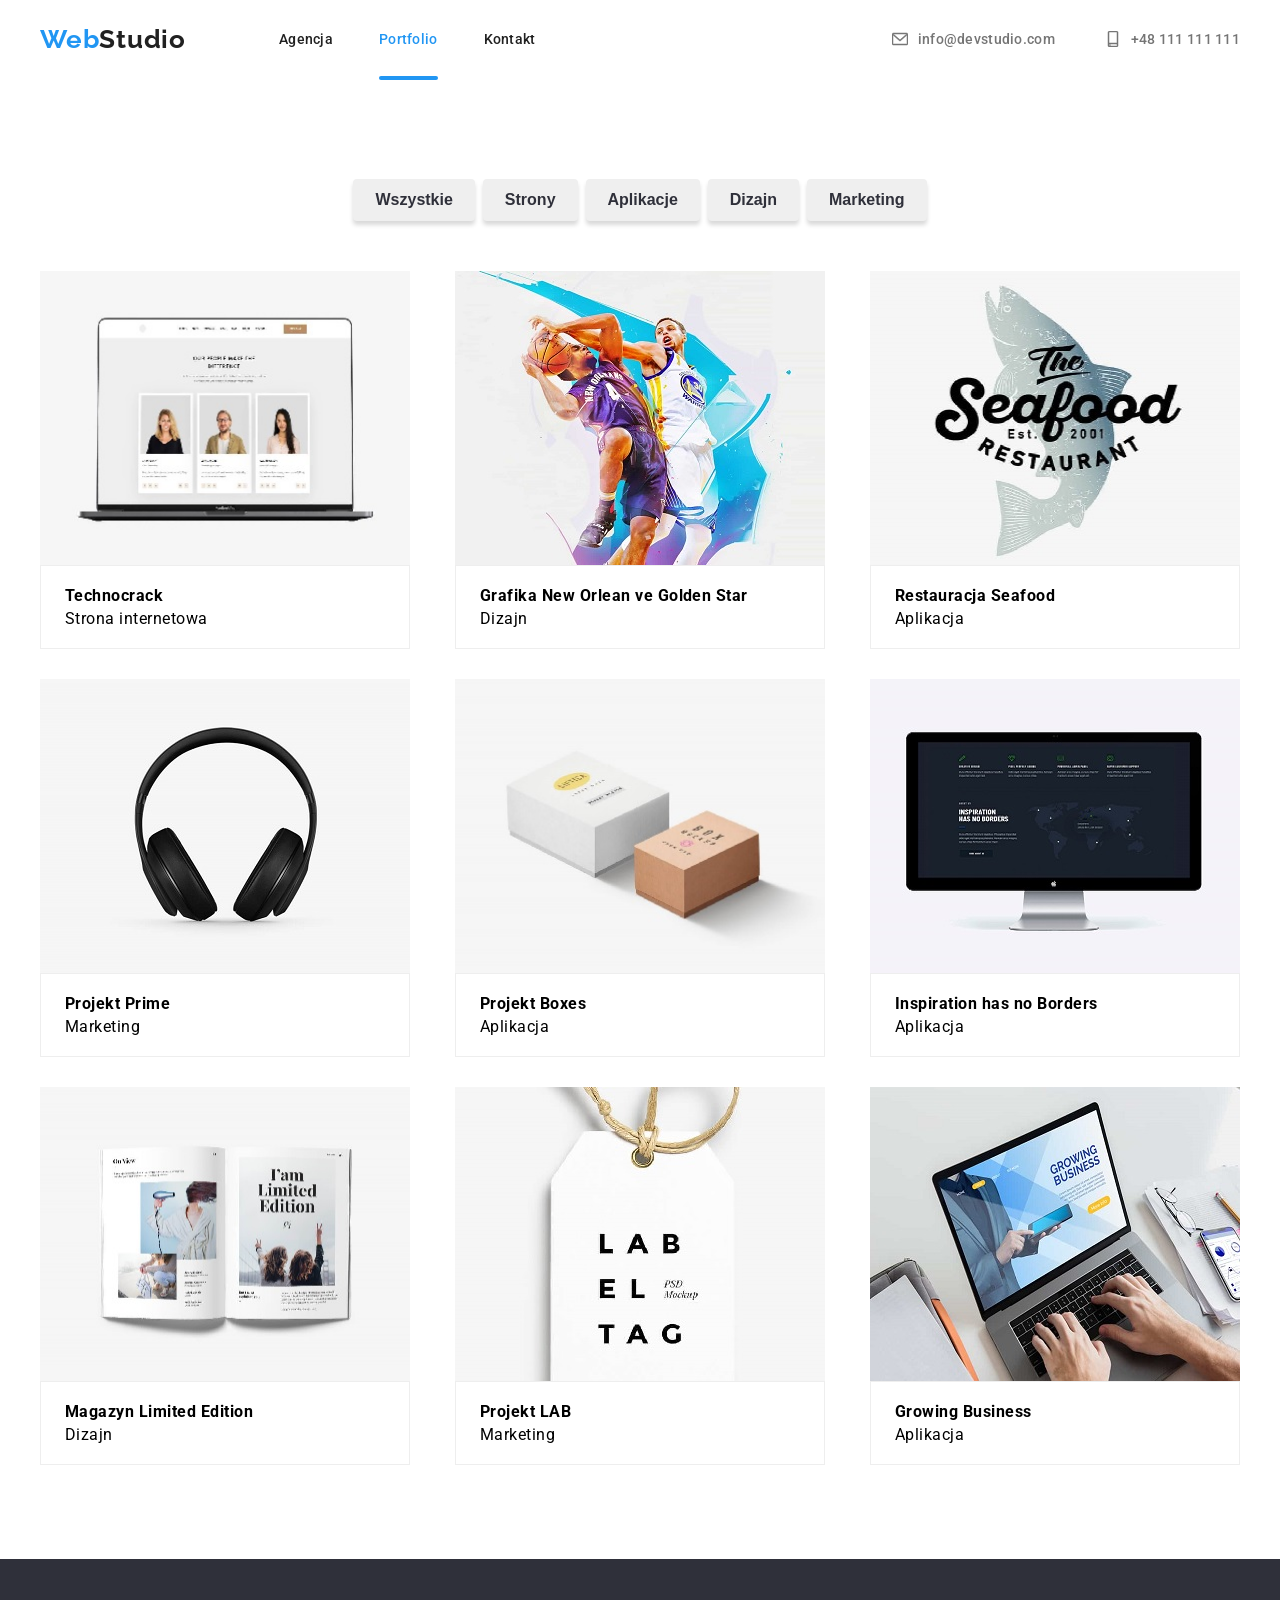
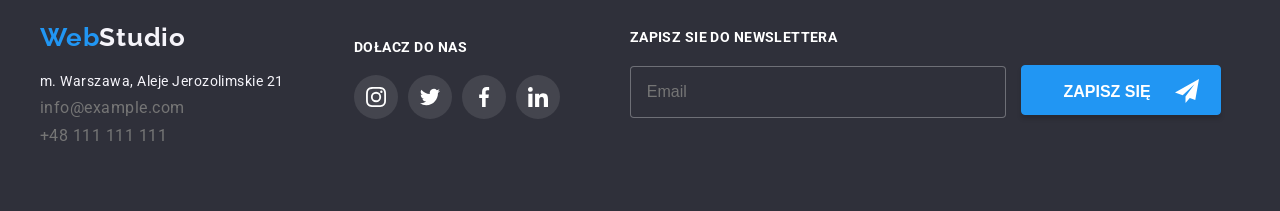
<file: portfolio.html>
<!DOCTYPE html>
<html lang="en">

<head>
  <meta charset="UTF-8" />
  <meta http-equiv="X-UA-Compatible" content="IE=edge" />
  <meta name="viewport" content="width=device-width, initial-scale=1.0" />
  <link rel="stylesheet" href="./css/main.min.css" />
  <link rel="preconnect" href="https://fonts.googleapis.com" />
  <link rel="preconnect" href="https://fonts.gstatic.com" crossorigin />
  <link href="https://fonts.googleapis.com/css2?family=Raleway:wght@700&family=Roboto:wght@400;500;700;900&display=swap"
    rel="stylesheet" />
  <title>Portfolio</title>
</head>


<body>
  <header class="header">
    <div class="container">
      <nav class="header__nav">
        <a class="header__logo" href="./index.html">
          <span class="header__accent">Web</span>Studio</a>
        <ul class="header__nav">
          <li><a class="header__list" href="./index.html">Agencja </a></li>
          <li>
            <a class="header__list active-link" href="./portfolio.html"> Portfolio </a>
          </li>
          <li><a class="header__list" href="/kontakt"> Kontakt </a></li>
        </ul>
      </nav>
      <ul class="header__address">
        <li>
          <a class="header__address-mail" href="mailto:info@devstudio.com">
            <svg class="header__mail" width="16" height="16">
              <use href="./images/icons.svg#icon-envelope"></use>
            </svg>info@devstudio.com</a>
        </li>
        </a>
        </li>
        <li>
          <a class="header__address-tel" href="tel:+48111111111">
            <svg class="header__phone" width="16" height="16">
              <use href="./images/icons.svg#icon-smartphone"></use>
            </svg>+48 111 111 111</a>
        </li>
      </ul>
    </div>
  </header>

  <section>
    <div class="container">
      <ul class="button__list">
        <li>
          <button class="button__item" type="button">Wszystkie</button>
        </li>
        <li><button class="button__item" type="button">Strony</button></li>
        <li>
          <button class="button__item" type="button">Aplikacje</button>
        </li>
        <li><button class="button__item" type="button">Dizajn</button></li>
        <li>
          <button class="button__item" type="button">Marketing</button>
        </li>
      </ul>
    </div>
  </section>

  <section>
    <div class="container">
      <ul class="portfolio">
        <li class="portfolio__items">
          <div class="portfolio__box">
            <img class="portfolio__item" src="./images/portfolio1.jpg" alt="portfolio1" width="370" height="294" />
            <div class="text">
              <p class="text__box">
                Technocrack jest popularną platformą wykorzystywaną do rozpowszechniani koronawirusa. Firmy wykorzystują
                tę platformę do celów szpiegowskich i ataków na niezabezpieczone serwery konkurencji
              </p>
            </div>
          </div>
          <div class="portfolio__text">
            <p class="portfolio__description">Technocrack</p>
            <p class="portfolio__aplication">Strona internetowa</p>
          </div>
        </li>
        <li class="portfolio__items">
          <div class="portfolio__box">
            <img class="portfolio__item" src="./images/portfolio2.jpg" alt="portfolio2" width="370" height="294" />
            <div class="text">
              <p class="text__box">
                Technocrack jest popularną platformą wykorzystywaną do rozpowszechniani koronawirusa. Firmy wykorzystują
                tę platformę do celów szpiegowskich i ataków na niezabezpieczone serwery konkurencji
              </p>
            </div>
          </div>
          <div class="portfolio__text">
            <p class="portfolio__description">Grafika New Orlean ve Golden Star</p>
            <p class="portfolio__aplication">Dizajn</p>
          </div>
        </li>
        <li class="portfolio__items">
          <div class="portfolio__box">
            <img class="portfolio__item" src="./images/portfolio3.jpg" alt="portfolio3" width="370" height="294" />
            <div class="text">
              <p class="text__box">
                Technocrack jest popularną platformą wykorzystywaną do rozpowszechniani koronawirusa. Firmy wykorzystują
                tę platformę do celów szpiegowskich i ataków na niezabezpieczone serwery konkurencji
              </p>
            </div>
          </div>
          <div class="portfolio__text">
            <p class="portfolio__description">Restauracja Seafood</p>
            <p class="portfolio__aplication">Aplikacja</p>
          </div>
        </li>
        <li class="portfolio__items">
          <div class="portfolio__box">
            <img class="portfolio__item" src="./images/portfolio4.jpg" alt="portfolio4" width="370" height="294" />
            <div class="text">
              <p class="text__box">
                Technocrack jest popularną platformą wykorzystywaną do rozpowszechniani koronawirusa. Firmy wykorzystują
                tę platformę do celów szpiegowskich i ataków na niezabezpieczone serwery konkurencji
              </p>
            </div>
          </div>
          <div class="portfolio__text">
            <p class="portfolio__description">Projekt Prime</p>
            <p class="portfolio__aplication">Marketing</p>
          </div>
        </li>
        <li class="portfolio__items">
          <div class="portfolio__box">
            <img class="portfolio__item" src="./images/portfolio5.jpg" alt="portfoli05" width="370" height="294" />
            <div class="text">
              <p class="text__box">
                Technocrack jest popularną platformą wykorzystywaną do rozpowszechniani koronawirusa. Firmy wykorzystują
                tę platformę do celów szpiegowskich i ataków na niezabezpieczone serwery konkurencji
              </p>
            </div>
          </div>
          <div class="portfolio__text">
            <p class="portfolio__description">Projekt Boxes</p>
            <p class="portfolio__aplication">Aplikacja</p>
          </div>
        </li>
        <li class="portfolio__items">
          <div class="portfolio__box">
            <img class="portfolio__item" src="./images/portfolio6.jpg" alt="portfolio6" width="370" height="294" />
            <div class="text">
              <p class="text__box">
                Technocrack jest popularną platformą wykorzystywaną do rozpowszechniani koronawirusa. Firmy wykorzystują
                tę platformę do celów szpiegowskich i ataków na niezabezpieczone serwery konkurencji
              </p>
            </div>
          </div>
          <div class="portfolio__text">
            <p class="portfolio__description">Inspiration has no Borders</p>
            <p class="portfolio__aplication">Aplikacja</p>
          </div>
        </li>
        <li class="portfolio__items">
          <div class="portfolio__box">
            <img class="portfolio__item" src="./images/portfolio7.jpg" alt="portfolio7" width="370" height="294" />
            <div class="text">
              <p class="text__box">
                Technocrack jest popularną platformą wykorzystywaną do rozpowszechniani koronawirusa. Firmy wykorzystują
                tę platformę do celów szpiegowskich i ataków na niezabezpieczone serwery konkurencji
              </p>
            </div>
          </div>
          <div class="portfolio__text">
            <p class="portfolio__description"> Magazyn Limited Edition</p>
            <p class="portfolio__aplication">Dizajn</p>
          </div>
        </li>
        <li class="portfolio__items">
          <div class="portfolio__box">
            <img class="portfolio__item" src="./images/portfolio8.jpg" alt="portfolio8" width="370" height="294" />
            <div class="text">
              <p class="text__box">
                Technocrack jest popularną platformą wykorzystywaną do rozpowszechniani koronawirusa. Firmy wykorzystują
                tę platformę do celów szpiegowskich i ataków na niezabezpieczone serwery konkurencji
              </p>
            </div>
          </div>
          <div class="portfolio__text">
            <p class="portfolio__description">Projekt LAB</p>
            <p class="portfolio__aplication">Marketing</p>
          </div>
        </li>
        <li class="portfolio__items">
          <div class="portfolio__box">
            <img class="portfolio__item" src="./images/portfolio9.jpg" alt="portfolio9" width="370" height="294" />
            <div class="text">
              <p class="text__box">
                Technocrack jest popularną platformą wykorzystywaną do rozpowszechniani koronawirusa. Firmy wykorzystują
                tę platformę do celów szpiegowskich i ataków na niezabezpieczone serwery konkurencji
              </p>
            </div>
          </div>
          <div class="portfolio__text">
            <p class="portfolio__description">Growing Business</p>
            <p class="portfolio__aplication">Aplikacja</p>
          </div>
        </li>
      </ul>
    </div>
  </section>

  <footer class="footer">
    <div class="container">
      <div class="footer__block">
        <a class="footer__accent" href="./index.html">
          <span class="logo__accent">Web</span><a class="logo__studio" href="./index.html">Studio</a></a>
        <adress>
          <p class="footer__address">m. Warszawa, Aleje Jerozolimskie 21</p>

          <ul class="footer__element">
            <li class="footer__mail" href="mailto:info@example.com">info@example.com</li>
            <li class="footer__tel" href="tel:+4811111111">+48 111 111 111</li>
          </ul>
          </address>
      </div>
      <div class="team__icon-box">
        <p class="team__icon-title">DOŁACZ DO NAS</p>
        <ul class="team__icons">
          <a class="footer__icon">
            <svg width="20" height="20">
              <use href="./images/icons.svg#icon-instagram-2"></use>
            </svg>
          </a>
          <a class="footer__icon">
            <svg width="20" height="20">
              <use href="./images/icons.svg#icon-twitter-1"></use>
            </svg>
          </a><a class="footer__icon">
            <svg width="20" height="20">
              <use href="./images/icons.svg#icon-facebook-1"></use>
            </svg>
          </a><a class="footer__icon">
            <svg width="20" height="20">
              <use href="./images/icons.svg#icon-linkedin-1"></use>
            </svg>
          </a>
        </ul>
      </div>
      <div class="newsletter">
        <p class="newsletter__title">ZAPISZ SIE DO NEWSLETTERA</p>
        <div class="newsletter__contact">
          <form name="form-emial">
            <label>
              <input class="newsletter__email" type="email" name="email" placeholder="Email" />
            </label>
            <button class="newsletter__btn" type="button">ZAPISZ SIĘ
              <svg class="newsletter__icon" width="24" height="24">
                <use href="./images/icons.svg#icon-icon-send"></use>
              </svg></button>
        </div>
      </div>
    </div>
    </div>
  </footer>
</body>

</html>
</file>
<file: css/main.min.css>
:root{--font-weight-normal: 400;--font-weight-bold: 600;--font-weight-extra-bold: 700;--primary-color: #212121;--second-color: #757575;--accent-color: #2196f3;--dark-color: #2f303a;--light-color: #f5f4fa;--white-color: #ffffff;--border-color: #eeeeee;--border-second-color: #ececec;--main-font: "Roboto", sans-serif;--secondary-font: "Raleway", sans-serif}.header .container{display:-webkit-box;display:-ms-flexbox;display:flex;-webkit-box-align:center;-ms-flex-align:center;align-items:center;padding:24px 0}.header__nav{display:-webkit-box;display:-ms-flexbox;display:flex;-webkit-box-align:center;-ms-flex-align:center;align-items:center;list-style:none;font-weight:500;font-size:14px;line-height:1.143;letter-spacing:.02em}.header__logo{font-style:var(--secondary-font);font-weight:700;font-size:26px;line-height:1.192;letter-spacing:.03em;color:var(--primary-color);text-decoration:none;margin-right:93px;font-family:var(--secondary-font)}.header__accent{color:var(--accent-color)}.header__list{text-decoration:none;margin-right:46px;-webkit-box-pack:start;-ms-flex-pack:start;justify-content:flex-start;-webkit-box-align:center;-ms-flex-align:center;align-items:center;color:var(--primary-color);font-weight:500;font-size:14px;line-height:1.143;letter-spacing:.02em}.header__list:hover,.header__list:active{color:var(--accent-color);-webkit-transition:color 250ms cubic-bezier(0.4, 0, 0.2, 1);transition:color 250ms cubic-bezier(0.4, 0, 0.2, 1)}.header__address{display:-webkit-box;display:-ms-flexbox;display:flex;-webkit-box-align:center;-ms-flex-align:center;align-items:center;list-style:none;margin-left:auto;-webkit-box-pack:end;-ms-flex-pack:end;justify-content:flex-end}.header__address-mail{text-decoration:none;font-style:normal;font-weight:500;font-size:14px;line-height:1.143;letter-spacing:.02em;color:var(--second-color);text-decoration:none;display:-webkit-box;display:-ms-flexbox;display:flex;-webkit-box-align:center;-ms-flex-align:center;align-items:center;fill:var(--second-color)}.header__address-mail:hover,.header__address-mail:active{color:var(--accent-color);-webkit-transition:color 250ms cubic-bezier(0.4, 0, 0.2, 1);transition:color 250ms cubic-bezier(0.4, 0, 0.2, 1)}.header__mail{width:16;height:12;fill:var(--second-color);stroke:var(--second-color);padding-right:10px}.header__mail:hover,.header__mail:active{fill:var(--accent-color);stroke:var(--accent-color);-webkit-transition:fill 250ms cubic-bezier(0.4, 0, 0.2, 1);transition:fill 250ms cubic-bezier(0.4, 0, 0.2, 1);-webkit-transition:stroke 250ms cubic-bezier(0.4, 0, 0.2, 1);transition:stroke 250ms cubic-bezier(0.4, 0, 0.2, 1)}.header__phone{width:16;height:12;fill:var(--second-color);stroke:var(--second-color);padding-right:10px}.header__address-tel{text-decoration:none;margin-left:50px;font-style:normal;font-weight:500;font-size:14px;line-height:1.143;letter-spacing:.02em;color:var(--second-color);text-decoration:none;display:-webkit-box;display:-ms-flexbox;display:flex;-webkit-box-align:center;-ms-flex-align:center;align-items:center;fill:var(--second-color)}.header__address-tel:hover,.header__address-tel:active{color:var(--accent-color);-webkit-transition:color 250ms cubic-bezier(0.4, 0, 0.2, 1);transition:color 250ms cubic-bezier(0.4, 0, 0.2, 1)}.header__address-mail:hover .header__mail,.header__address-mail:active .header__mail,.header__address-tel:hover .header__phone,.header__address-tel:active .header__phone{color:var(--accent-color);fill:var(--accent-color);stroke:var(--accent-color)}.active-link{position:relative;color:var(--accent-color)}.active-link::after{position:absolute;content:"";display:block;top:45px;width:100%;height:4px;background-color:var(--accent-color);border-radius:2px;-webkit-transition:250ms cubic-bezier(0.4, 0, 0.2, 1);transition:250ms cubic-bezier(0.4, 0, 0.2, 1)}.hero{background:var(--dark-color);width:100%;background-image:-webkit-gradient(linear, left bottom, left top, from(rgba(47, 48, 58, 0.4)), to(rgba(47, 48, 58, 0.4))),url(../images/team.jpg);background-image:linear-gradient(0deg, rgba(47, 48, 58, 0.4) 0%, rgba(47, 48, 58, 0.4) 100%),url(../images/team.jpg)}.hero__title{color:var(--white-color);font-weight:var(--font-weight-extra-bold);font-weight:900;font-size:44px;display:-webkit-box;display:-ms-flexbox;display:flex;-webkit-box-pack:center;-ms-flex-pack:center;justify-content:center;line-height:1.36;padding-top:200px;-webkit-box-align:center;-ms-flex-align:center;align-items:center;text-align:center;margin:auto;padding:200px 252px 0}.hero__button{color:var(--white-color);background-color:var(--accent-color);font-weight:var(--font-weight-bold);padding:10px 41px;border:0;border-radius:4px;-webkit-box-shadow:0px 4px 4px rgba(0,0,0,.15);box-shadow:0px 4px 4px rgba(0,0,0,.15);font-size:16px;cursor:pointer;display:block;text-align:center;margin:30px auto auto;width:200px;height:50px}.hero .container{padding-bottom:200px}.advantages__icon{display:-webkit-box;display:-ms-flexbox;display:flex;width:270px;height:120px;background-color:#f5f4fa;border-radius:4px;-webkit-box-align:center;-ms-flex-align:center;align-items:center;-webkit-box-pack:center;-ms-flex-pack:center;justify-content:center;margin-bottom:30px}.advantages__list{list-style:none;display:-webkit-box;display:-ms-flexbox;display:flex;-webkit-box-pack:center;-ms-flex-pack:center;justify-content:center;-webkit-box-align:center;-ms-flex-align:center;align-items:center;font-size:14px}.advantages__header{font-weight:700;font-style:var(--main-font)}.advantages__description{line-height:1.71;color:var(--second-color)}.services{padding-bottom:50px;font-size:36px;text-align:center;font-weight:700}.services__list{list-style:none;display:-webkit-box;display:-ms-flexbox;display:flex;-webkit-box-pack:justify;-ms-flex-pack:justify;justify-content:space-between}.services__item{padding:0;gap:15px;position:relative;overflow:hidden}.services__item>.box{position:absolute;left:0;bottom:3px;text-align:center;display:-webkit-box;display:-ms-flexbox;display:flex;-webkit-box-pack:center;-ms-flex-pack:center;justify-content:center;-webkit-box-align:center;-ms-flex-align:center;align-items:center;width:100%;height:70px;font-size:14px;font-weight:700;background-color:rgba(47,48,58,.8);color:var(--light-color)}.team{padding-top:94px;padding-bottom:50px;font-size:36px;text-align:center;font-weight:700}.team__section{background-color:var(--light-color)}.team__list{list-style:none;display:-webkit-box;display:-ms-flexbox;display:flex;-webkit-box-pack:center;-ms-flex-pack:center;justify-content:center;padding-bottom:94px}.team__name{font-weight:500;margin-top:30px;margin-bottom:10px}.team__position{margin-bottom:30px;color:var(--second-color)}.team__person{margin:15px;-webkit-box-shadow:0px 1px 3px rgba(0,0,0,.12),0px 1px 1px rgba(0,0,0,.14),0px 2px 1px rgba(0,0,0,.2);box-shadow:0px 1px 3px rgba(0,0,0,.12),0px 1px 1px rgba(0,0,0,.14),0px 2px 1px rgba(0,0,0,.2);border-radius:0px 0px 4px 4px;background-color:var(--white-color);font-size:16px;text-align:center}.team__icon{display:-webkit-box;display:-ms-flexbox;display:flex;width:44px;height:44px;-webkit-box-pack:center;-ms-flex-pack:center;justify-content:center;-webkit-box-align:center;-ms-flex-align:center;align-items:center;gap:10px;border-radius:50%;fill:#afb1b8;cursor:pointer}.team__icon:hover,.team__icon:focus{fill:var(--white-color);background-color:var(--accent-color);-webkit-transition:background-color 250ms cubic-bezier(0.4, 0, 0.2, 1);transition:background-color 250ms cubic-bezier(0.4, 0, 0.2, 1)}.team__icons{display:-webkit-box;display:-ms-flexbox;display:flex;-webkit-box-pack:center;-ms-flex-pack:center;justify-content:center;gap:10px;padding-bottom:30px}.team__icons{list-style:none}.team__icon-title{font-style:var(--main-font);font-weight:700;font-size:14px;color:var(--white-color);padding-bottom:20px}.client{display:-webkit-box;display:-ms-flexbox;display:flex;-webkit-box-pack:center;-ms-flex-pack:center;justify-content:center;-webkit-box-align:center;-ms-flex-align:center;align-items:center;font-size:36px;font-weight:700;font-style:var(--main-font)}.clients__list{display:-webkit-box;display:-ms-flexbox;display:flex;list-style:none;-webkit-box-align:center;-ms-flex-align:center;align-items:center;gap:30px;padding:50px 0 94px 0}.clients__icon{display:-webkit-box;display:-ms-flexbox;display:flex;width:170px;height:92px;-webkit-box-sizing:border-box;box-sizing:border-box;border:1px solid #afb1b8;border-radius:4px;-webkit-box-pack:center;-ms-flex-pack:center;justify-content:center;-webkit-box-align:center;-ms-flex-align:center;align-items:center;fill:#afb1b8;cursor:pointer}.clients__icon__svg{min-width:40px;min-height:40px}.clients__icon:hover,.clients__icon:active,.clients__icon:hover,.clients__icon:active{fill:var(--accent-color);border-color:var(--accent-color);-webkit-transition:border-color 250ms cubic-bezier(0.4, 0, 0.2, 1);transition:border-color 250ms cubic-bezier(0.4, 0, 0.2, 1);-webkit-transition:fill 250ms cubic-bezier(0.4, 0, 0.2, 1);transition:fill 250ms cubic-bezier(0.4, 0, 0.2, 1)}.footer{background-color:var(--dark-color);width:100%;height:252px}.footer__element{list-style:none}.footer__address{font-size:14px;color:var(--light-color);margin-top:20px;margin-bottom:9px}.footer__accent{font-family:var(--secondary-font);font-weight:700;font-size:26px;line-height:1.192;letter-spacing:.03em;text-decoration:none;font-family:var(--secondary-font)}.footer__mail{text-decoration:none;color:var(--second-color)}.footer__tel{text-decoration:none;color:var(--second-color);margin-top:9px}.footer__icon{display:-webkit-box;display:-ms-flexbox;display:flex;width:44px;height:44px;border-radius:50%;-webkit-box-align:center;-ms-flex-align:center;align-items:center;-webkit-box-pack:center;-ms-flex-pack:center;justify-content:center;fill:var(--white-color);background-color:rgba(255,255,255,.1)}.footer__icon:hover,.footer__icon:focus{fill:var(--white-color);background-color:var(--accent-color);-webkit-transition:background-color 250ms cubic-bezier(0.4, 0, 0.2, 1);transition:background-color 250ms cubic-bezier(0.4, 0, 0.2, 1)}.footer .container{padding:60px 15px 0 15px;display:-webkit-box;display:-ms-flexbox;display:flex;width:1200px;-webkit-box-align:center;-ms-flex-align:center;align-items:center;margin:auto;padding:60px 15px}.logo__accent{color:var(--accent-color)}.logo__studio{color:var(--light-color);font-size:26px;font-weight:700;letter-spacing:.03em;text-decoration:none;font-family:var(--secondary-font)}.team__icon-box{margin-left:70px;margin-top:20px}.team__icon-title{font-style:var(--main-font);font-weight:700;font-size:14px;color:var(--white-color);padding-bottom:20px}.team__icons{list-style:none;display:-webkit-box;display:-ms-flexbox;display:flex;-webkit-box-pack:center;-ms-flex-pack:center;justify-content:center;gap:10px;padding-bottom:30px}.footer__icon{display:-webkit-box;display:-ms-flexbox;display:flex;width:44px;height:44px;border-radius:50%;-webkit-box-align:center;-ms-flex-align:center;align-items:center;-webkit-box-pack:center;-ms-flex-pack:center;justify-content:center;fill:var(--white-color);background-color:rgba(255,255,255,.1)}.footer__icon:hover,.footer__icon:active{fill:var(--white-color);background-color:var(--accent-color);-webkit-transition:background-color 250ms cubic-bezier(0.4, 0, 0.2, 1);transition:background-color 250ms cubic-bezier(0.4, 0, 0.2, 1)}.newsletter{margin-left:70px}.newsletter__title{font-weight:700;color:var(--white-color);font-size:14px;line-height:16px;letter-spacing:.03em;padding-bottom:20px}.newsletter__contact{display:block;-webkit-box-align:end;-ms-flex-align:end;align-items:flex-end}.newsletter__email{width:358px;height:50px;border-radius:4px;background-color:var(--dark-color);border:1px solid rgba(255,255,255,.3);color:var(--light-color);font-size:16px;padding-left:16px;cursor:text}.newsletter__btn{width:200px;height:50px;color:var(--white-color);background-color:var(--accent-color);font-weight:700;font-size:16px;line-height:30px;border-radius:4px;border:1px solid #2196f3;margin-left:12px;-webkit-box-shadow:0px 4px 4px rgba(0,0,0,.15);box-shadow:0px 4px 4px rgba(0,0,0,.15);cursor:pointer}.newsletter__icon{color:var(--white-color);fill:var(--white-color);position:relative;left:20px;top:6px}.button__list{list-style:none;display:-webkit-box;display:-ms-flexbox;display:flex;-webkit-box-pack:center;-ms-flex-pack:center;justify-content:center;margin-top:100px}.button__item{color:var(--dark-color);font-weight:var(--font-weight-bold);font-size:16px;padding:12px 22px;margin-left:4px;margin-right:4px;border:0;border-radius:4px;-webkit-box-shadow:0px 4px 4px rgba(0,0,0,.15);box-shadow:0px 4px 4px rgba(0,0,0,.15);font-weight:700;cursor:pointer}.button__item:hover,.button__item:active{color:var(--light-color);background-color:var(--accent-color);-webkit-transition:color 250ms cubic-bezier(0.4, 0, 0.2, 1);transition:color 250ms cubic-bezier(0.4, 0, 0.2, 1);-webkit-transition:background-color 250ms cubic-bezier(0.4, 0, 0.2, 1);transition:background-color 250ms cubic-bezier(0.4, 0, 0.2, 1)}.portfolio{list-style:none;text-decoration:none;display:-webkit-box;display:-ms-flexbox;display:flex;-webkit-box-pack:justify;-ms-flex-pack:justify;justify-content:space-between;-ms-flex-wrap:wrap;flex-wrap:wrap;gap:30px;margin-top:50px;margin-bottom:94px}.portfolio__items:hover,.portfolio__items:active{-webkit-box-shadow:0px 1px 1px rgba(0,0,0,.12),0px 4px 4px rgba(0,0,0,.06),0px 1px 1px rgba(0,0,0,.12);box-shadow:0px 1px 1px rgba(0,0,0,.12),0px 4px 4px rgba(0,0,0,.06),0px 1px 1px rgba(0,0,0,.12);-webkit-transition:250ms cubic-bezier(0.4, 0, 0.2, 1);transition:250ms cubic-bezier(0.4, 0, 0.2, 1)}.portfolio__box{position:relative;overflow:hidden}.portfolio__item{display:block}.portfolio__text{border-color:var(--border-color);border-width:1px;border-style:solid;-webkit-box-sizing:border-box;box-sizing:border-box}.portfolio__description{font-weight:700;margin-top:20px;margin-left:24px}.portfolio__aplication{margin-top:4px;margin-bottom:20px;margin-left:24px}.text{position:absolute;width:370px;height:294px;margin-left:auto;margin-right:auto;overflow:hidden;-webkit-transform:translateY(0);transform:translateY(0);-webkit-transition:250ms cubic-bezier(0.4, 0, 0.2, 1);transition:250ms cubic-bezier(0.4, 0, 0.2, 1);background-color:rgba(33,150,243,.9);cursor:pointer}.text__box{position:absolute;color:var(--white-color);font-size:18px;line-height:1.56;letter-spacing:.03em;padding:49px 45px 49px 24px;margin:0;-webkit-transition:-webkit-transform 250ms cubic-bezier(0.4, 0, 0.2, 1);transition:-webkit-transform 250ms cubic-bezier(0.4, 0, 0.2, 1);transition:transform 250ms cubic-bezier(0.4, 0, 0.2, 1);transition:transform 250ms cubic-bezier(0.4, 0, 0.2, 1), -webkit-transform 250ms cubic-bezier(0.4, 0, 0.2, 1)}.portfolio__items:hover .text,.portfolio__items:focus .text{-webkit-transform:translateY(-100%);transform:translateY(-100%);-webkit-transition:250ms cubic-bezier(0.4, 0, 0.2, 1);transition:250ms cubic-bezier(0.4, 0, 0.2, 1)}.backdrop{position:fixed;left:0;top:0;width:100%;height:100%;background-color:rgba(0,0,0,.2)}.modal{position:absolute;top:50%;left:50%;-webkit-transform:translate(-50%, -50%);transform:translate(-50%, -50%);width:448px;min-height:480px;background-color:#fff;border-radius:4px;padding:40px}.close__btn{position:absolute;top:10px;right:10px;width:30px;height:30px;background-color:#fff;border:1px solid rgba(0,0,0,.1);border-radius:50%;cursor:pointer}.close__btn svg{position:relative;top:2px}.is-hidden{opacity:0;visibility:hidden;pointer-events:none}.newsletter-box{margin-left:70px}.newsletter{font-weight:700;color:var(--white-color);font-size:14px;line-height:16px;letter-spacing:.03em;padding-bottom:20px}.newsletter-contact{display:block;-webkit-box-align:end;-ms-flex-align:end;align-items:flex-end}.box-email{width:358px;height:50px;border-radius:4px;background-color:var(--dark-color);border:1px solid rgba(255,255,255,.3);color:var(--light-color);font-size:16px;padding-left:16px;cursor:text}.news-btn{width:200px;height:50px;color:var(--white-color);background-color:var(--accent-color);font-weight:700;font-size:16px;line-height:30px;border-radius:4px;border:1px solid #2196f3;margin-left:12px;-webkit-box-shadow:0px 4px 4px rgba(0,0,0,.15);box-shadow:0px 4px 4px rgba(0,0,0,.15);cursor:pointer}.newsletter-icon{color:var(--white-color);fill:var(--white-color);position:relative;left:20px;top:6px}.modal__header{font-weight:700;font-size:20px;text-align:center;color:var(--primary-color)}.form__fieldset{display:-webkit-box;display:-ms-flexbox;display:flex;-webkit-box-align:center;-ms-flex-align:center;align-items:center;margin-top:4px;-webkit-box-sizing:border-box;box-sizing:border-box;border-radius:4px;fill:var(--main-color)}.fieldset__comment{width:448px;min-height:120px;border-radius:4px;margin-top:4px;display:-webkit-box;display:-ms-flexbox;display:flex;position:relative;border:1px solid rgba(33,33,33,.2)}.form__label{margin-top:10px;font-size:12px;line-height:1.167;letter-spacing:.01em;color:#757575;font-weight:400;font-size:12px;line-height:14px;letter-spacing:.01em}.form__icon{display:-webkit-box;display:-ms-flexbox;display:flex;width:18px;height:18px;padding:12px}.form__fieldset input{border:1px solid rgba(33,33,33,.2);border-radius:4px;background-color:rgba(0,0,0,0);width:406px;position:absolute;height:40px;padding-left:42px}.input__comment{border:0;background-color:rgba(0,0,0,0);min-width:432px;max-width:432px;position:absolute;min-height:108px;max-height:108px;top:0px;left:0px;padding-top:12px;padding-left:16px;font-family:var(--main-font);font-weight:400;font-size:12px}.label-checkbox{display:-webkit-box;display:-ms-flexbox;display:flex;-webkit-box-pack:center;-ms-flex-pack:center;justify-content:center;margin-top:10px;font-size:14px}.modal__btn{width:200px;height:50px;border-radius:4px;padding:12px;margin-top:30px;color:var(--white-color);background-color:var(--accent-color);border:1px solid rgba(255,255,255,.3);font-size:16px;display:block;text-align:center;cursor:pointer}.modal-button{display:-webkit-box;display:-ms-flexbox;display:flex;-webkit-box-pack:center;-ms-flex-pack:center;justify-content:center}.checkbox__legal{margin:0 4px}.checkbox__title{margin-right:4px}.checkbox__window{color:var(--second-color);font-size:14px;margin-right:4px}.checkbox__svg{position:absolute;width:16px;height:15px;border-radius:2px}.form__input:focus,.form__label input:hover,.form__label input:focus,.form__fieldset input:focus+svg,.fieldset__comment:hover,.fieldset__comment:focus-within{fill:var(--accent-color);border-color:var(--accent-color)}.form__fieldset input:focus-visible,.fieldset__comment textarea:focus-visible{outline:none}.label__checkbox{display:-webkit-box;display:-ms-flexbox;display:flex;-webkit-box-pack:center;-ms-flex-pack:center;justify-content:center;margin-top:10px;font-size:14px}.label__checkbox:checked{display:block;opacity:1}.input__comment::-webkit-input-placeholder{color:rgba(117,117,117,.5);font-size:12px;font-weight:400;line-height:14.06px}.input__comment::-moz-placeholder{color:rgba(117,117,117,.5);font-size:12px;font-weight:400;line-height:14.06px}.input__comment:-ms-input-placeholder{color:rgba(117,117,117,.5);font-size:12px;font-weight:400;line-height:14.06px}.input__comment::-ms-input-placeholder{color:rgba(117,117,117,.5);font-size:12px;font-weight:400;line-height:14.06px}.input__comment::placeholder{color:rgba(117,117,117,.5);font-size:12px;font-weight:400;line-height:14.06px}.label__checkbox input:checked~.checkbox__window .checkbox__svg{display:block;opacity:1;position:absolute;left:54px}.checkbox__svg{display:none;opacity:0;fill:var(--accent-color)}.checkbox__legal{margin:0 4px}.container{width:1200px;margin:0 auto}.section{padding:94px 0 0}body{font-family:"Roboto","Raleway",sans-serif;letter-spacing:.03em;background-color:var(--white-background-color);color:var(--primary-text-color);width:100%}h1,h2,h3,h4,h5,h6{margin:0;padding:0}*{margin:0;padding:0}/*# sourceMappingURL=main.min.css.map */
</file>
